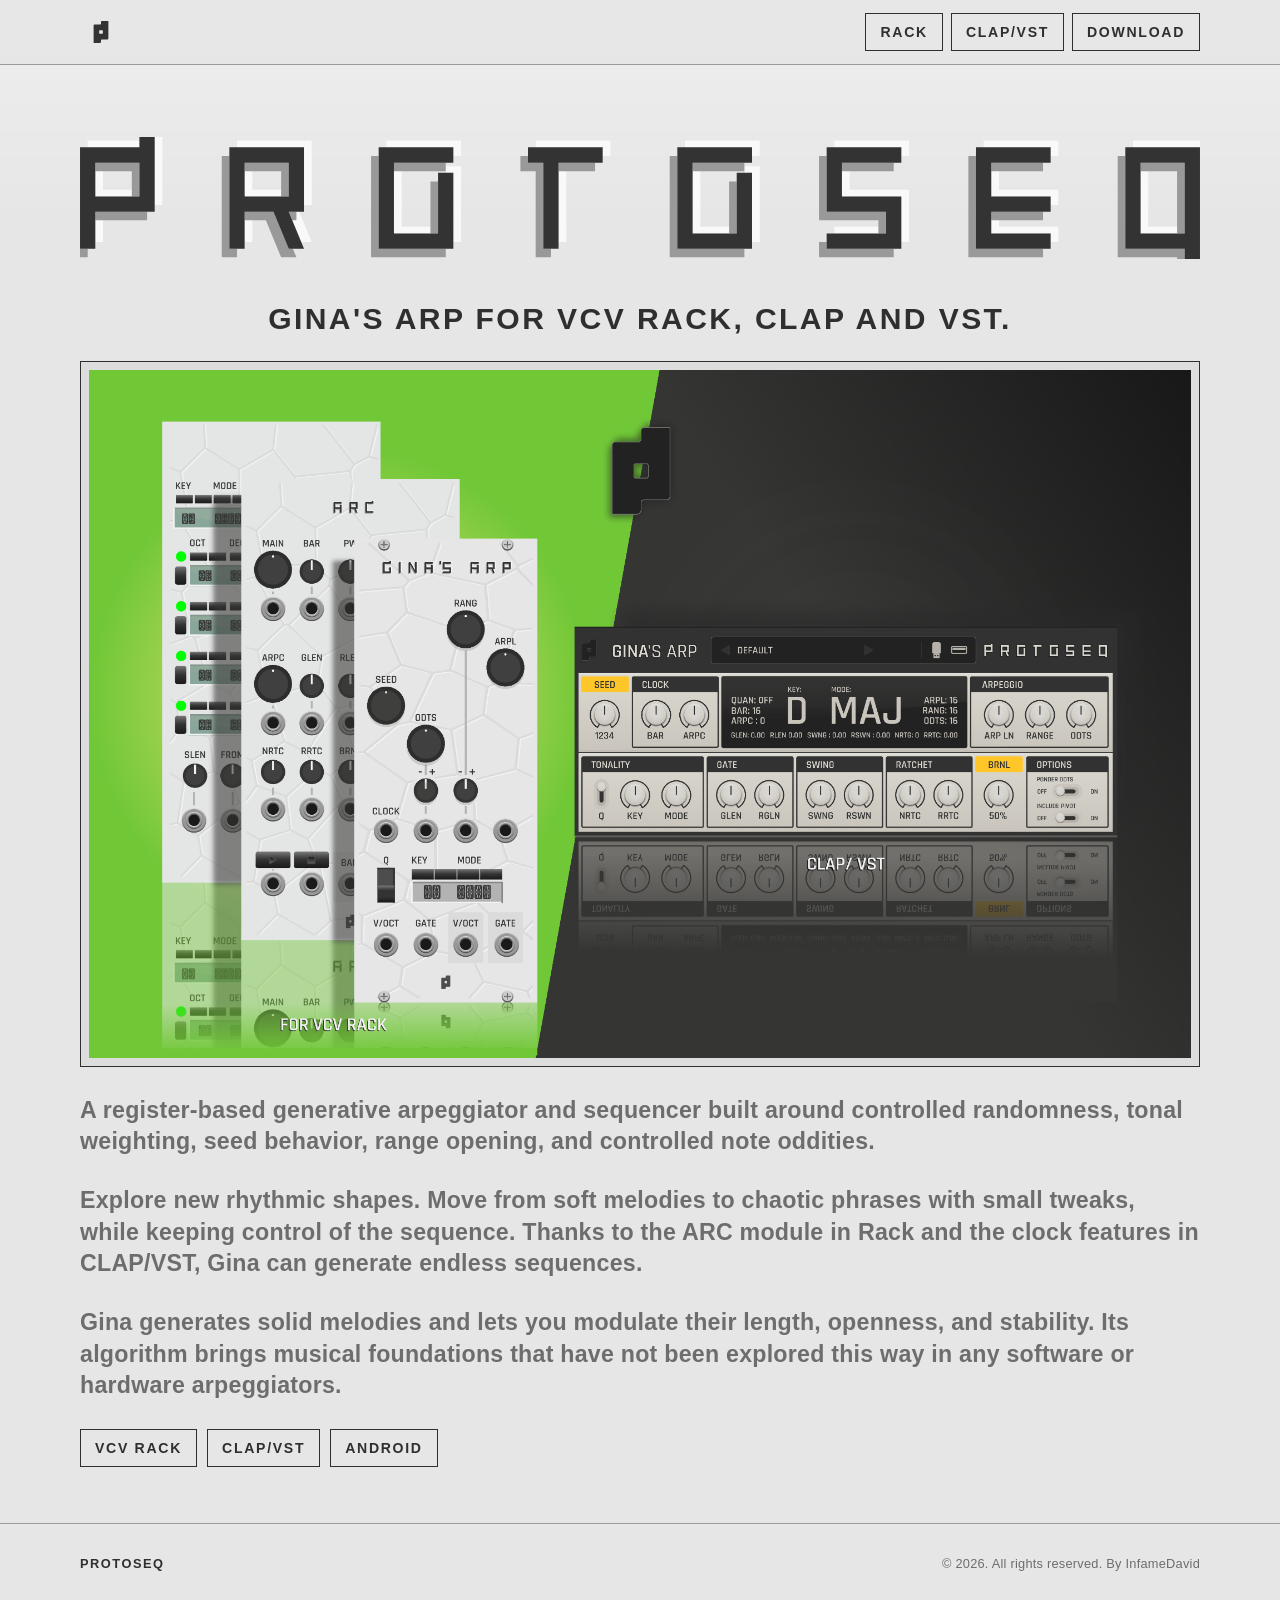
<file: index.html>
<!doctype html>
<html lang="en">
<head>
  <meta charset="utf-8">
  <meta name="viewport" content="width=device-width, initial-scale=1">
  <title>Protoseq</title>
  <meta name="description" content="Protoseq is the home of Gina's ARP, a register-based generative arpeggiator and sequencer for VCV Rack, CLAP, and VST.">
  <link rel="stylesheet" href="style.css">
</head>
<body>
<header class="topbar">
  <div class="site-wrap topbar-inner">
    <a class="brand-mini" href="index.html" aria-label="Protoseq home"><img src="assets/protoseq-logo.svg" alt=""></a>
    <nav class="nav-links" aria-label="Main navigation">
      <a href="manual/protoseq-rack.html">Rack</a>
      <a href="manual/protoseq-plugin.html">CLAP/VST</a>
      <a href="#downloads">Download</a>
    </nav>
  </div>
</header>

<main>
  <section class="hero">
    <div class="site-wrap hero-grid">
      <div class="hero-content">
        <img class="wordmark" src="assets/protoseq-title.svg" alt="Protoseq">
        <h1 class="tagline">Gina's ARP for VCV Rack, CLAP and VST.</h1>

        <div class="hero-faceplates">
          <img src="assets/protoseq_software.png" alt="Protoseq software: Gina&apos;s ARP for VCV Rack, CLAP and VST">
        </div>

        <p class="hero-copy">A register-based generative arpeggiator and sequencer built around controlled randomness, tonal weighting, seed behavior, range opening, and controlled note oddities.</p>
        <p class="hero-copy">Explore new rhythmic shapes. Move from soft melodies to chaotic phrases with small tweaks, while keeping control of the sequence. Thanks to the ARC module in Rack and the clock features in CLAP/VST, Gina can generate endless sequences.</p>
        <p class="hero-copy">Gina generates solid melodies and lets you modulate their length, openness, and stability. Its algorithm brings  musical foundations that have not been explored this way in any software or hardware arpeggiators.</p>
        <div id="downloads" class="button-row">
          <a class="btn" href="https://library.vcvrack.com/Protoseq">VCV Rack</a>
          <a class="btn" href="https://infamedavid.gumroad.com/l/gina">CLAP/VST</a>
          <a class="btn" href="https://infamedavid.gumroad.com/l/protoseq">Android</a>
        </div>
      </div>
    </div>
  </section>
</main>

<footer class="footer">
  <div class="site-wrap footer-inner">
    <div><strong>PROTOSEQ</strong><br></div>
    <div>  © 2026. All rights reserved. By
  <a href="https://github.com/infamedavid">InfameDavid</a></div>
  </div>
</footer>
</body>
</html>
</file>
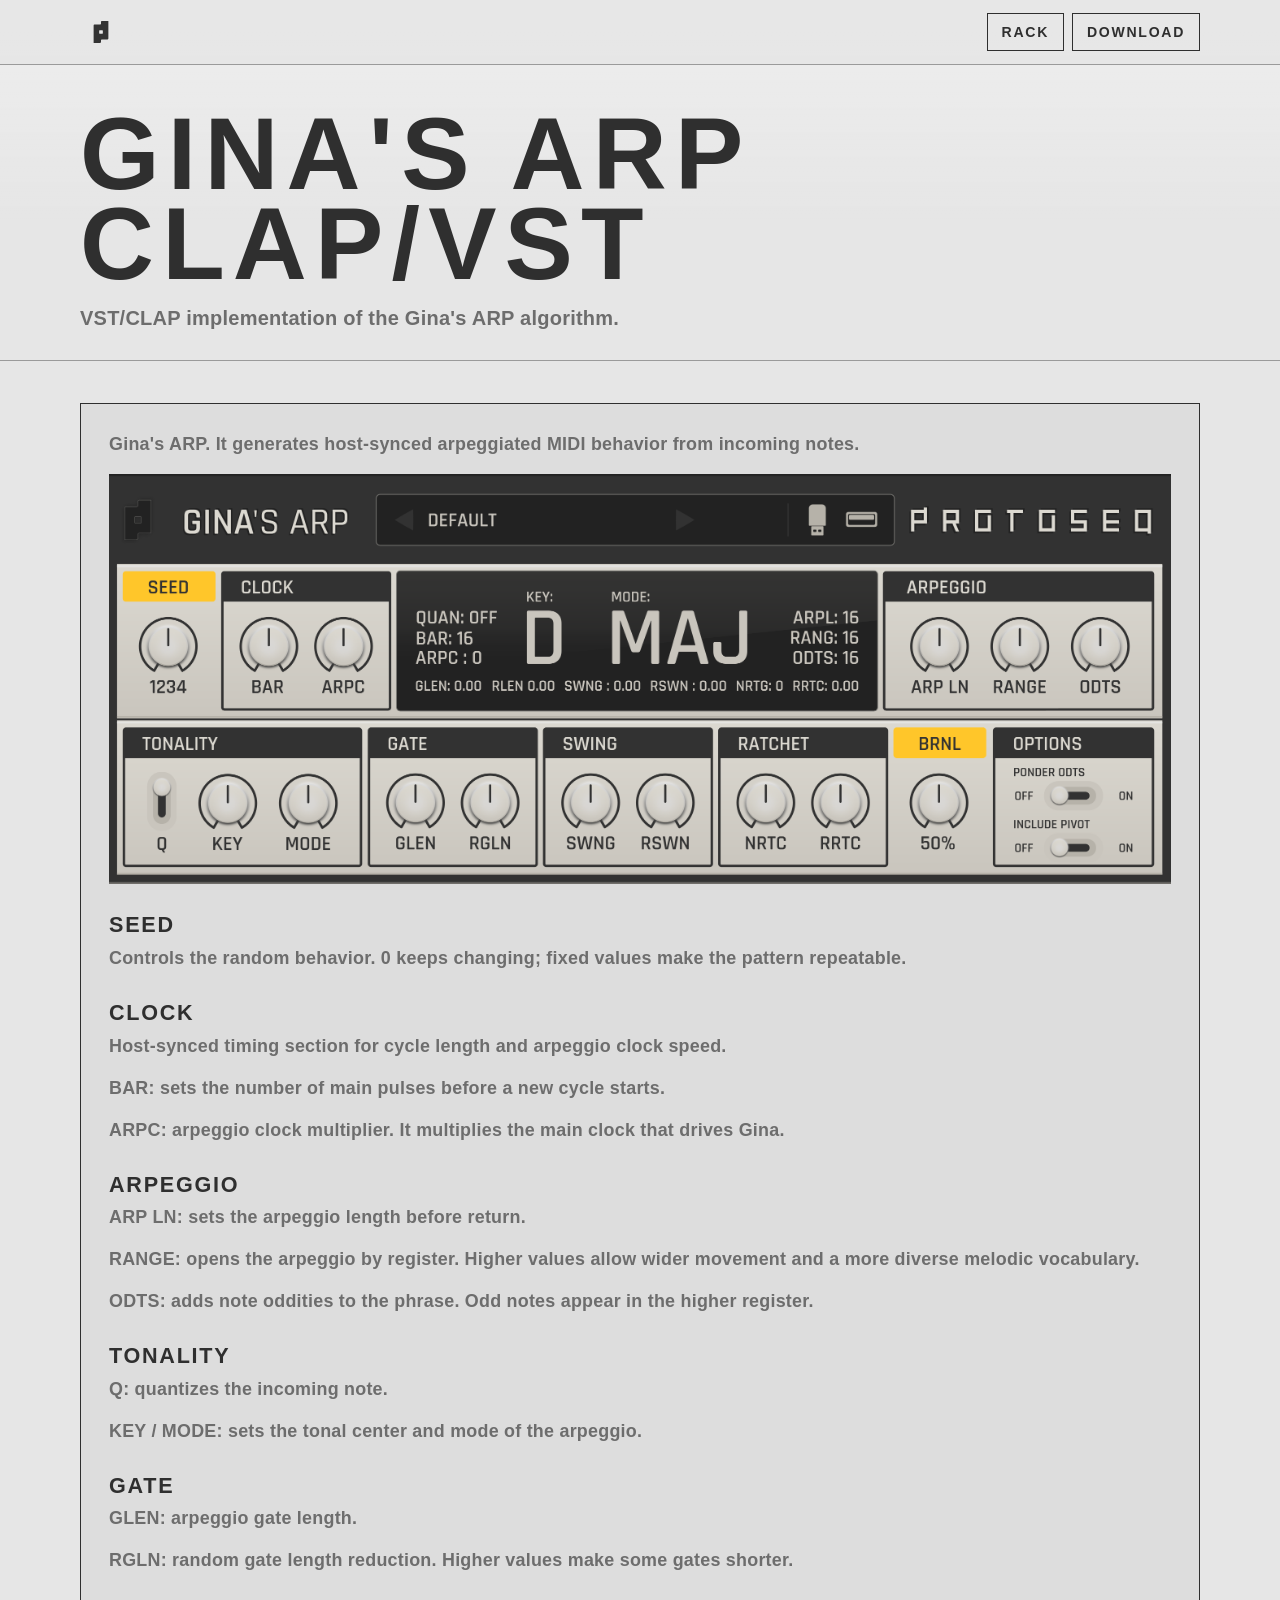
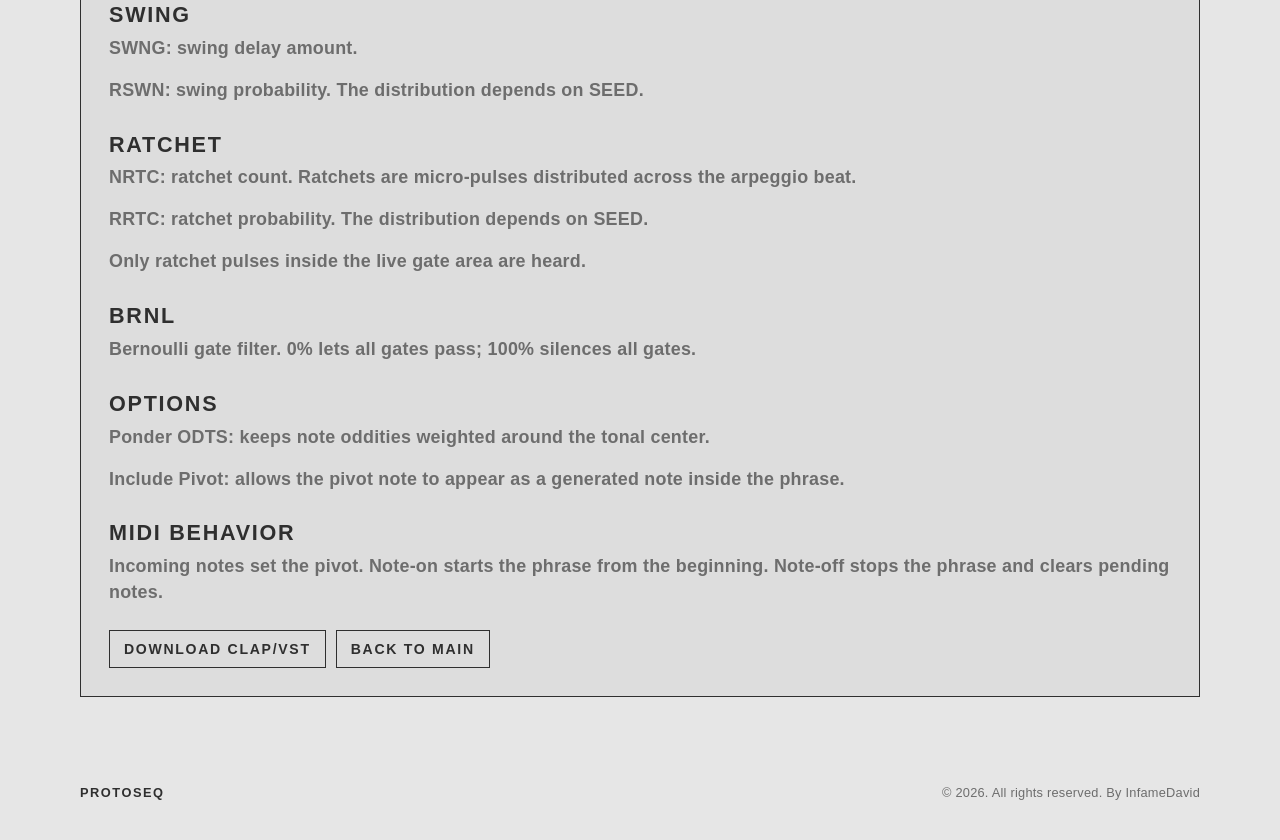
<file: manual/protoseq-plugin.html>
<!doctype html>
<html lang="en">
<head>
  <meta charset="utf-8">
  <meta name="viewport" content="width=device-width, initial-scale=1">
  <title>Gina's ARP CLAP/VST</title>
  <meta name="description" content="VST/CLAP implementation of the Gina's ARP algorithm.">
  <link rel="stylesheet" href="../style.css">
</head>
<body>
<header class="topbar">
  <div class="site-wrap topbar-inner">
    <a class="brand-mini" href="../index.html" aria-label="Protoseq home"><img src="../assets/protoseq-logo.svg" alt=""></a>
    <nav class="nav-links" aria-label="Main navigation">
      <a href="protoseq-rack.html">Rack</a>
      <a href="../index.html#downloads">Download</a>
    </nav>
  </div>
</header>

<main>
  <section class="manual-hero">
    <div class="site-wrap">
      <h1 class="manual-title">Gina's ARP CLAP/VST</h1>
      <p class="manual-subtitle">VST/CLAP implementation of the Gina's ARP algorithm.</p>
    </div>
  </section>

  <section class="site-wrap manual-layout">
    <article class="manual-text">
      <p>Gina's ARP. It generates host-synced arpeggiated MIDI behavior from incoming notes.</p>

      <img class="plugin-wide-image" src="../assets/gina_vst.png" alt="Gina's ARP CLAP/VST interface">

      <div class="param-grid">
        <section class="param-card">
          <h3>SEED</h3>
          <p>Controls the random behavior. 0 keeps changing; fixed values make the pattern repeatable.</p>
        </section>

        <section class="param-card">
          <h3>CLOCK</h3>
          <p>Host-synced timing section for cycle length and arpeggio clock speed.</p>
          <p><strong>BAR:</strong> sets the number of main pulses before a new cycle starts.</p>
          <p><strong>ARPC:</strong> arpeggio clock multiplier. It multiplies the main clock that drives Gina.</p>
        </section>

        <section class="param-card">
          <h3>ARPEGGIO</h3>
          <p><strong>ARP LN:</strong> sets the arpeggio length before return.</p>
          <p><strong>RANGE:</strong> opens the arpeggio by register. Higher values allow wider movement and a more diverse melodic vocabulary.</p>
          <p><strong>ODTS:</strong> adds note oddities to the phrase. Odd notes appear in the higher register.</p>
        </section>

        <section class="param-card">
          <h3>TONALITY</h3>
          <p><strong>Q:</strong> quantizes the incoming note.</p>
          <p><strong>KEY / MODE:</strong> sets the tonal center and mode of the arpeggio.</p>
        </section>

        <section class="param-card">
          <h3>GATE</h3>
          <p><strong>GLEN:</strong> arpeggio gate length.</p>
          <p><strong>RGLN:</strong> random gate length reduction. Higher values make some gates shorter.</p>
        </section>

        <section class="param-card">
          <h3>SWING</h3>
          <p><strong>SWNG:</strong> swing delay amount.</p>
          <p><strong>RSWN:</strong> swing probability. The distribution depends on SEED.</p>
        </section>

        <section class="param-card">
          <h3>RATCHET</h3>
          <p><strong>NRTC:</strong> ratchet count. Ratchets are micro-pulses distributed across the arpeggio beat.</p>
          <p><strong>RRTC:</strong> ratchet probability. The distribution depends on SEED.</p>
          <p>Only ratchet pulses inside the live gate area are heard.</p>
        </section>

        <section class="param-card">
          <h3>BRNL</h3>
          <p>Bernoulli gate filter. 0% lets all gates pass; 100% silences all gates.</p>
        </section>

        <section class="param-card">
          <h3>OPTIONS</h3>
          <p><strong>Ponder ODTS:</strong> keeps note oddities weighted around the tonal center.</p>
          <p><strong>Include Pivot:</strong> allows the pivot note to appear as a generated note inside the phrase.</p>
        </section>

        <section class="param-card">
          <h3>MIDI BEHAVIOR</h3>
          <p>Incoming notes set the pivot. Note-on starts the phrase from the beginning. Note-off stops the phrase and clears pending notes.</p>
        </section>
      </div>

      <div class="manual-nav">
        <a class="btn" href="https://infamedavid.gumroad.com/l/gina">DOWNLOAD CLAP/VST</a>
        <a class="btn" href="../index.html">Back to Main</a>
      </div>
    </article>
  </section>
</main>

<footer class="footer">
  <div class="site-wrap footer-inner">
    <div><strong>PROTOSEQ</strong></div>
    <div>© 2026. All rights reserved. By <a href="https://github.com/infamedavid">InfameDavid</a></div>
  </div>
</footer>
</body>
</html>
</file>
<file: style.css>
:root {
  --bg: #e6e6e6;
  --panel: #dddddd;
  --panel-2: #d4d4d4;
  --ink: #2f2f2f;
  --muted: #6d6d6d;
  --line: #9a9a9a;
  --line-soft: #bdbdbd;
  --white-soft: #f1f1f1;
  --max: 1120px;
}

* {
  box-sizing: border-box;
}

html {
  background: var(--bg);
  color: var(--ink);
  font-size: 16px;
  scroll-behavior: smooth;
}

body {
  margin: 0;
  min-height: 100vh;
  background:
    linear-gradient(to bottom, rgba(255,255,255,0.35), rgba(255,255,255,0) 220px),
    var(--bg);
  color: var(--ink);
  font-family: "Rajdhani", "Arial Narrow", "Segoe UI", Arial, sans-serif;
  letter-spacing: 0.015em;
}

a {
  color: inherit;
  text-decoration: none;
}

img {
  max-width: 100%;
  display: block;
}

.site-wrap {
  width: min(var(--max), calc(100% - 32px));
  margin: 0 auto;
}

.topbar {
  border-bottom: 1px solid var(--line);
  background: rgba(230, 230, 230, 0.92);
}

.topbar-inner {
  min-height: 64px;
  display: flex;
  align-items: center;
  justify-content: space-between;
  gap: 24px;
}

.brand-mini {
  display: inline-flex;
  align-items: center;
  width: 42px;
  height: 42px;
}

.brand-mini img {
  width: 42px;
  height: 42px;
  display: block;
}

.nav-links {
  display: flex;
  align-items: center;
  gap: 8px;
  flex-wrap: wrap;
}

.nav-links a,
.btn {
  display: inline-flex;
  align-items: center;
  justify-content: center;
  min-height: 38px;
  padding: 8px 14px;
  border: 1px solid var(--ink);
  background: transparent;
  font-weight: 800;
  font-size: 0.88rem;
  letter-spacing: 0.12em;
  text-transform: uppercase;
}

.nav-links a:hover,
.btn:hover {
  background: var(--ink);
  color: var(--bg);
}

.btn-primary {
  background: var(--ink);
  color: var(--bg);
}

.btn-primary:hover {
  background: transparent;
  color: var(--ink);
}

.hero {
  padding: 72px 0 56px;
  border-bottom: 1px solid var(--line);
}

.hero-grid {
  display: block;
}

.hero-content {
  max-width: none;
  margin: 0;
}

.wordmark {
  width: 100%;
  max-width: none;
  margin-bottom: 44px;
}

.tagline {
  width: 100%;
  max-width: none;
  margin: 0 0 18px;
  font-size: clamp(1.35rem, 2.35vw, 2.05rem);
  line-height: 1.08;
  font-weight: 900;
  letter-spacing: 0.08em;
  text-transform: uppercase;
  text-align: center;
}

.hero-faceplates {
  width: 100%;
  margin: 26px 0 28px;
  border: 1px solid var(--ink);
  background: var(--panel);
  padding: 8px;
}

.hero-faceplates img {
  width: 100%;
  height: auto;
}

.hero-copy {
  width: 100%;
  max-width: none;
  margin: 0 0 28px;
  font-size: clamp(1.15rem, 2vw, 1.45rem);
  line-height: 1.35;
  color: var(--muted);
  font-weight: 600;
}

.button-row {
  display: flex;
  flex-wrap: wrap;
  gap: 10px;
}

.section {
  padding: 56px 0;
  border-bottom: 1px solid var(--line-soft);
}

.section-head {
  display: flex;
  justify-content: space-between;
  align-items: end;
  gap: 16px;
  margin-bottom: 24px;
}

.section-title {
  margin: 0;
  font-size: clamp(2rem, 4vw, 3.25rem);
  line-height: 1;
  font-weight: 900;
  letter-spacing: 0.08em;
  text-transform: uppercase;
}

.section-note {
  max-width: 560px;
  margin: 0;
  color: var(--muted);
  font-weight: 600;
  font-size: 1.05rem;
  line-height: 1.4;
}

.card-grid {
  display: grid;
  grid-template-columns: repeat(3, 1fr);
  gap: 14px;
}

.card {
  min-height: 220px;
  padding: 20px;
  border: 1px solid var(--ink);
  background: var(--panel);
  display: flex;
  flex-direction: column;
  justify-content: space-between;
  gap: 22px;
}

.card h3 {
  margin: 0 0 12px;
  font-size: 1.55rem;
  line-height: 1;
  font-weight: 900;
  letter-spacing: 0.08em;
  text-transform: uppercase;
}

.card p {
  margin: 0;
  color: var(--muted);
  font-size: 1.08rem;
  line-height: 1.35;
  font-weight: 600;
}

.card-actions {
  display: flex;
  gap: 8px;
  flex-wrap: wrap;
}

.small-link {
  display: inline-flex;
  align-items: center;
  min-height: 32px;
  border: 1px solid var(--ink);
  padding: 6px 10px;
  text-transform: uppercase;
  font-size: 0.82rem;
  letter-spacing: 0.12em;
  font-weight: 900;
}

.small-link:hover {
  color: var(--bg);
  background: var(--ink);
}

.split-grid {
  display: grid;
  grid-template-columns: 1fr 1fr;
  gap: 14px;
}

.big-block {
  border: 1px solid var(--ink);
  background: var(--panel);
  padding: 24px;
}

.big-block h3 {
  margin: 0 0 14px;
  font-size: 2rem;
  line-height: 1;
  letter-spacing: 0.08em;
  text-transform: uppercase;
}

.big-block p {
  margin: 0;
  color: var(--muted);
  font-size: 1.15rem;
  line-height: 1.42;
  font-weight: 600;
}

.download-box {
  border: 1px solid var(--ink);
  background: var(--panel-2);
  padding: 28px;
  display: grid;
  grid-template-columns: 1fr auto;
  gap: 24px;
  align-items: center;
}

.download-box p {
  margin: 0;
  color: var(--muted);
  font-size: 1.15rem;
  line-height: 1.42;
  font-weight: 600;
}

.footer {
  padding: 32px 0 40px;
  color: var(--muted);
}

.footer-inner {
  display: flex;
  justify-content: space-between;
  gap: 24px;
  align-items: center;
  font-size: 0.8rem;
}

.footer strong {
  color: var(--ink);
  letter-spacing: 0.12em;
}

/* Manual pages */
.manual-hero {
  padding: 44px 0 28px;
  border-bottom: 1px solid var(--line);
}

.manual-title {
  margin: 0;
  font-size: clamp(2.8rem, 8vw, 6.5rem);
  line-height: 0.88;
  letter-spacing: 0.08em;
  text-transform: uppercase;
  font-weight: 900;
}

.manual-subtitle {
  margin: 16px 0 0;
  max-width: 760px;
  color: var(--muted);
  font-size: 1.25rem;
  line-height: 1.35;
  font-weight: 600;
}

.manual-layout {
  padding: 42px 0 56px;
}

.manual-image {
  border: 1px solid var(--ink);
  background: var(--panel);
  margin-bottom: 30px;
}

.manual-text {
  border: 1px solid var(--ink);
  background: var(--panel);
  padding: 28px;
}

.manual-text h2 {
  margin: 0 0 14px;
  font-size: 2rem;
  line-height: 1;
  text-transform: uppercase;
  letter-spacing: 0.08em;
}

.manual-text h3 {
  margin: 30px 0 10px;
  font-size: 1.35rem;
  line-height: 1;
  text-transform: uppercase;
  letter-spacing: 0.08em;
}

.manual-text p,
.manual-text li {
  color: var(--muted);
  font-size: 1.12rem;
  line-height: 1.45;
  font-weight: 600;
}

.manual-text p {
  margin: 0 0 16px;
}

.manual-text ul {
  margin: 0 0 18px;
  padding-left: 22px;
}

.manual-nav {
  display: flex;
  flex-wrap: wrap;
  gap: 10px;
  margin-top: 24px;
}

.manual-index-grid {
  display: grid;
  grid-template-columns: repeat(2, 1fr);
  gap: 14px;
  padding: 42px 0 56px;
}

.terminal {
  border: 1px solid var(--ink);
  background: #d8d8d8;
  padding: 22px;
  font-family: "Courier New", monospace;
  font-size: 1rem;
  line-height: 1.65;
  color: var(--ink);
}

.terminal p {
  margin: 0;
}

@media (max-width: 900px) {
  .download-box {
    grid-template-columns: 1fr;
  }

  .card-grid,
  .split-grid,
  .manual-index-grid {
    grid-template-columns: 1fr;
  }

  .section-head {
    display: block;
  }

  .section-note {
    margin-top: 12px;
  }
}

@media (max-width: 560px) {
  .site-wrap {
    width: min(100% - 20px, var(--max));
  }

  .topbar-inner {
    align-items: flex-start;
    flex-direction: column;
    padding: 14px 0;
  }

  .hero {
    padding: 42px 0 34px;
  }
  .section {
    padding: 40px 0;
  }

  .card,
  .big-block,
  .manual-text,
  .download-box {
    padding: 18px;
  }

  .hero-faceplates {
    padding: 6px;
  }
}

.manual-wide-image {
  display: block;
  width: 100%;
  max-width: 920px;
  height: auto;
  margin: 0 auto 26px;
  border: 1px solid var(--ink);
}

.manual-module-image {
  display: block;
  width: auto;
  max-width: min(360px, 100%);
  max-height: 720px;
  height: auto;
  margin: 0 0 18px;
}

@media (max-width: 560px) {
  .manual-wide-image {
    margin-bottom: 20px;
  }

  .manual-module-image {
    max-width: 78%;
  }
}

.manual-image-frame {
  display: inline-block;
  margin: 0 0 18px;
  padding: 8px;
  border: 1px solid var(--ink);
  background: var(--panel);
}

.manual-image-frame img {
  margin: 0;
  cursor: zoom-in;
}

.manual-image-frame figcaption {
  margin-top: 7px;
  font-size: 0.72rem;
  line-height: 1;
  letter-spacing: 0.08em;
  text-transform: uppercase;
  color: var(--muted);
  text-align: center;
}

.exp-image-modal {
  display: none;
  position: fixed;
  inset: 0;
  z-index: 9999;
  align-items: center;
  justify-content: center;
  padding: 32px;
  background: rgba(0, 0, 0, 0.84);
}

.exp-image-modal.is-open {
  display: flex;
}

.exp-image-modal img {
  display: block;
  max-width: 96vw;
  max-height: 92vh;
  width: auto;
  height: auto;
  border: 1px solid #dedede;
  background: #dedede;
}

.exp-image-modal-close {
  position: fixed;
  top: 18px;
  right: 24px;
  z-index: 10000;
  border: 1px solid #dedede;
  background: #2c2c2c;
  color: #dedede;
  font: inherit;
  font-size: 1.25rem;
  line-height: 1;
  padding: 7px 11px 9px;
  cursor: pointer;
}

@media (max-width: 560px) {
  .manual-image-frame {
    padding: 6px;
  }

  .exp-image-modal {
    padding: 18px;
  }
}

.footer a {
  color: inherit;
}
</file>
